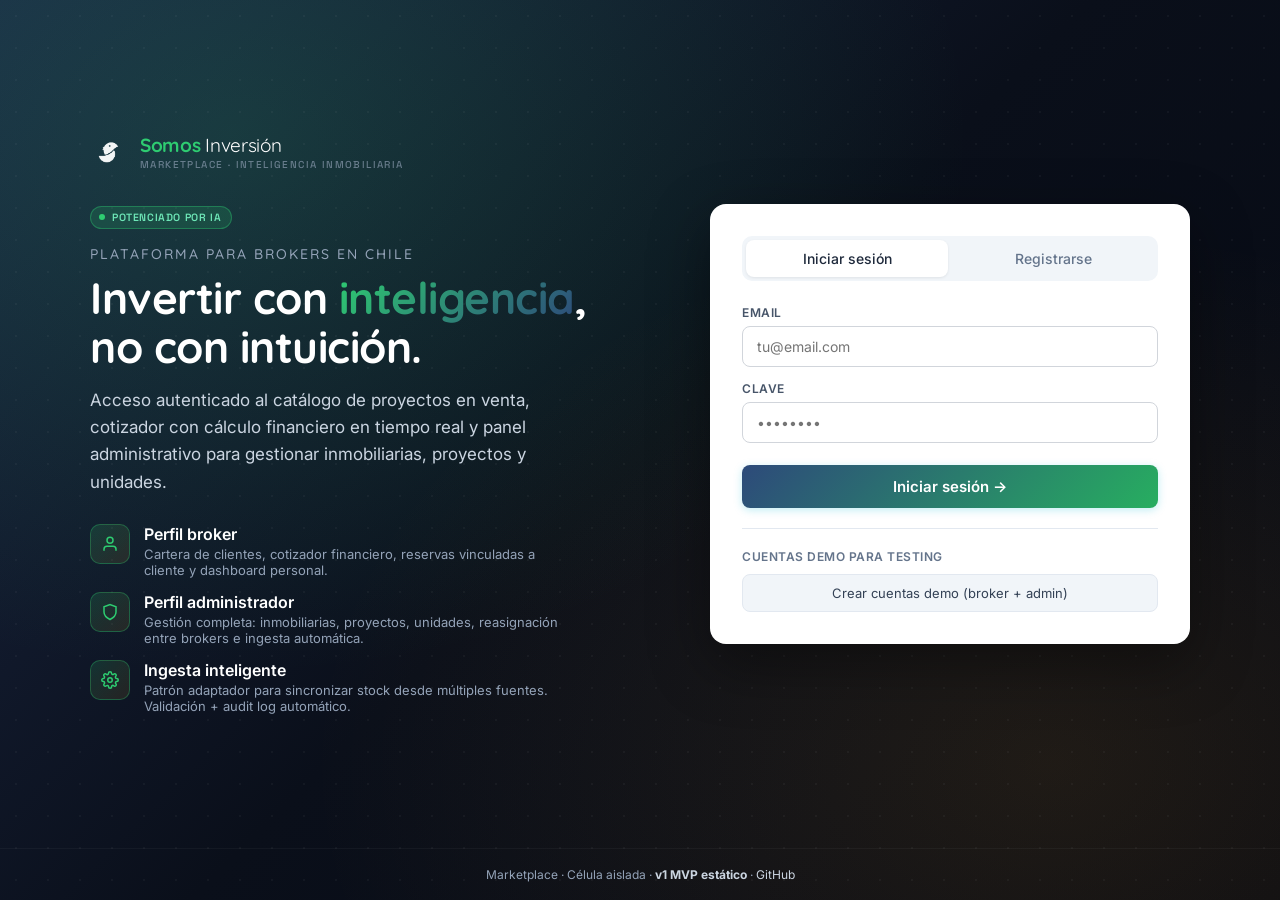
<file: heads/marketplace/code/index.html>
<!DOCTYPE html>
<html lang="es">
<head>
<meta charset="UTF-8">
<meta name="viewport" content="width=device-width, initial-scale=1.0">
<title>Somos Inversión · Marketplace — Acceso</title>
<link rel="stylesheet" href="assets/brand.css">
<style>
  * { margin: 0; padding: 0; box-sizing: border-box; }
  html, body { height: 100%; }
  body {
    font-family: var(--font-sans);
    color: var(--color-text);
    background:
      radial-gradient(at 18% 15%, rgba(46, 204, 113, 0.16) 0px, transparent 50%),
      radial-gradient(at 82% 85%, rgba(245, 166, 35, 0.10) 0px, transparent 50%),
      linear-gradient(135deg, var(--brand-primary) 0%, var(--brand-primary-strong) 50%, #060912 100%);
    background-attachment: fixed;
    min-height: 100vh;
    display: flex;
    flex-direction: column;
    -webkit-font-smoothing: antialiased;
    position: relative;
  }
  body::before {
    /* Dot grid pattern overlay */
    content: '';
    position: fixed;
    inset: 0;
    background-image: radial-gradient(circle, rgba(255,255,255,0.04) 1px, transparent 1px);
    background-size: 32px 32px;
    pointer-events: none;
    z-index: 0;
  }
  .wrap { position: relative; z-index: 1; }
  a { color: inherit; text-decoration: none; }
  button { font-family: inherit; cursor: pointer; }
  input, select { font-family: inherit; font-size: inherit; }

  .wrap {
    flex: 1;
    display: flex;
    align-items: center;
    justify-content: center;
    padding: 32px 20px;
  }
  .hero {
    width: 100%;
    max-width: 1100px;
    display: grid;
    grid-template-columns: 1fr 480px;
    gap: 48px;
    align-items: center;
  }
  @media (max-width: 900px) {
    .hero { grid-template-columns: 1fr; gap: 32px; }
  }

  .pitch h1 {
    font-size: 44px; font-weight: 800; color: #fff; line-height: 1.1;
    letter-spacing: -0.5px; margin-bottom: 16px;
  }
  .pitch h1 small {
    display: block; font-size: 14px; font-weight: 500; color: #94a3b8;
    margin-bottom: 12px; text-transform: uppercase; letter-spacing: 2px;
  }
  .pitch p.lead {
    color: #cbd5e1; font-size: 17px; line-height: 1.6; margin-bottom: 28px; max-width: 480px;
  }
  .features { display: flex; flex-direction: column; gap: 14px; max-width: 480px; }
  .feature { display: flex; align-items: flex-start; gap: 14px; color: #e2e8f0; }
  .feature .icn {
    flex-shrink: 0; width: 40px; height: 40px; border-radius: 10px;
    background: linear-gradient(135deg, rgba(46, 204, 113, 0.16), rgba(245, 166, 35, 0.10));
    border: 1px solid rgba(46, 204, 113, 0.32);
    color: #2ECC71;
    display: flex; align-items: center; justify-content: center;
  }
  .feature .txt strong { color: #fff; font-weight: 600; }
  .feature .txt small { color: #94a3b8; display: block; margin-top: 2px; font-size: 13px; }

  .auth-card {
    background: #fff;
    border-radius: 16px;
    padding: 32px;
    box-shadow: 0 20px 60px rgba(0,0,0,0.4);
  }
  .auth-tabs {
    display: flex; gap: 4px;
    background: #f1f5f9; border-radius: 10px; padding: 4px;
    margin-bottom: 24px;
  }
  .auth-tabs button {
    flex: 1; padding: 10px 14px; border: none; background: transparent;
    border-radius: 8px; font-weight: 500; font-size: 14px;
    color: #64748b; transition: all 0.15s;
  }
  .auth-tabs button.active { background: #fff; color: #1e293b; box-shadow: 0 1px 3px rgba(0,0,0,0.08); }

  .field { margin-bottom: 14px; }
  .field label {
    display: block; font-size: 12px; font-weight: 600; color: #475569;
    margin-bottom: 6px; text-transform: uppercase; letter-spacing: 0.5px;
  }
  .field input, .field select {
    width: 100%; padding: 11px 14px;
    border: 1px solid #d1d5db; border-radius: 8px;
    font-size: 14px; background: #fff; transition: border-color 0.15s;
  }
  .field input:focus, .field select:focus {
    outline: none; border-color: #2563eb;
    box-shadow: 0 0 0 3px rgba(37, 99, 235, 0.1);
  }
  .field-help { font-size: 12px; color: #6b7280; margin-top: 4px; }

  .role-grid { display: grid; grid-template-columns: 1fr 1fr; gap: 8px; }
  .role-grid label {
    display: block; padding: 12px;
    border: 2px solid #e2e8f0; border-radius: 8px;
    text-align: center; cursor: pointer; transition: all 0.15s;
    text-transform: none; letter-spacing: 0; font-weight: 500;
  }
  .role-grid input[type=radio] { display: none; }
  .role-grid input[type=radio]:checked + .role-content {
    color: #2563eb;
  }
  .role-grid label:has(input:checked) {
    border-color: #2563eb; background: #eff6ff;
  }
  .role-grid .role-content { font-size: 14px; }
  .role-grid .role-content strong { display: block; margin-bottom: 2px; }
  .role-grid .role-content small { font-size: 11px; color: #9ca3af; }

  .btn-primary {
    width: 100%; background: #2563eb; color: #fff;
    border: none; padding: 12px 16px; border-radius: 8px;
    font-size: 15px; font-weight: 600; cursor: pointer;
    transition: background 0.15s; margin-top: 8px;
  }
  .btn-primary:hover { background: #1d4ed8; }
  .btn-primary:disabled { background: #94a3b8; cursor: not-allowed; }

  .auth-msg {
    padding: 10px 12px; border-radius: 6px;
    font-size: 13px; margin-top: 12px;
  }
  .auth-msg.error { background: #fef2f2; color: #991b1b; border: 1px solid #fecaca; }
  .auth-msg.success { background: #f0fdf4; color: #14532d; border: 1px solid #bbf7d0; }

  .demo-section {
    margin-top: 20px; padding-top: 20px;
    border-top: 1px solid #e2e8f0;
  }
  .demo-section h4 {
    font-size: 12px; font-weight: 600; color: #64748b;
    text-transform: uppercase; letter-spacing: 0.5px; margin-bottom: 10px;
  }
  .demo-btn {
    width: 100%; background: #f1f5f9; color: #334155;
    border: 1px solid #e2e8f0; padding: 10px;
    border-radius: 8px; font-size: 13px; cursor: pointer;
    transition: all 0.15s;
  }
  .demo-btn:hover { background: #e2e8f0; }
  .demo-credentials {
    background: #f8fafc; border: 1px solid #e2e8f0;
    padding: 10px 12px; border-radius: 8px;
    margin-top: 8px; font-size: 12px; color: #334155;
    display: flex; flex-direction: column; gap: 6px;
  }
  .demo-credentials code {
    font-family: ui-monospace, SFMono-Regular, Menlo, monospace;
    font-size: 12px; color: #1e293b;
  }
  .demo-credentials .row { display: flex; justify-content: space-between; align-items: center; gap: 8px; }
  .demo-credentials button {
    background: #fff; border: 1px solid #cbd5e1; border-radius: 4px;
    padding: 4px 8px; font-size: 11px; color: #475569; cursor: pointer;
  }

  footer.foot {
    padding: 18px 28px; color: #94a3b8; font-size: 12px;
    text-align: center; position: relative; z-index: 1;
    border-top: 1px solid rgba(255,255,255,0.04);
  }
  footer.foot strong { color: #cbd5e1; }
  footer.foot a:hover { color: var(--brand-accent-soft); }
</style>
</head>
<body>

<div class="wrap">
  <div class="hero">
    <div class="pitch">
      <div class="brand-logo" style="margin-bottom:32px;">
        <img src="assets/logo-icon.png" alt="Somos Inversión" class="brand-logo-img brand-logo-img-light">
        <div class="brand-logo-text">
          <span class="brand-logo-name" style="font-size:19px;">
            <span class="brand-logo-name-somos">Somos</span>
            <span class="brand-logo-name-inv" style="color:#fff;">Inversión</span>
          </span>
          <span class="brand-logo-tagline" style="color:#94a3b8;">Marketplace · Inteligencia inmobiliaria</span>
        </div>
      </div>
      <div style="margin-bottom:18px;">
        <span class="tech-ai-badge tech-ai-badge-dark">Potenciado por IA</span>
      </div>
      <h1>
        <small>Plataforma para brokers en Chile</small>
        Invertir con <span class="tech-text-gradient">inteligencia</span>,<br>no con intuición.
      </h1>
      <p class="lead">
        Acceso autenticado al catálogo de proyectos en venta, cotizador con cálculo financiero
        en tiempo real y panel administrativo para gestionar inmobiliarias, proyectos y unidades.
      </p>

      <div class="features">
        <div class="feature">
          <div class="icn">
            <svg width="18" height="18" viewBox="0 0 24 24" fill="none" stroke="currentColor" stroke-width="2"><path d="M20 21v-2a4 4 0 0 0-4-4H8a4 4 0 0 0-4 4v2"/><circle cx="12" cy="7" r="4"/></svg>
          </div>
          <div class="txt"><strong>Perfil broker</strong>
            <small>Cartera de clientes, cotizador financiero, reservas vinculadas a cliente y dashboard personal.</small>
          </div>
        </div>
        <div class="feature">
          <div class="icn">
            <svg width="18" height="18" viewBox="0 0 24 24" fill="none" stroke="currentColor" stroke-width="2"><path d="M12 22s8-4 8-10V5l-8-3-8 3v7c0 6 8 10 8 10z"/></svg>
          </div>
          <div class="txt"><strong>Perfil administrador</strong>
            <small>Gestión completa: inmobiliarias, proyectos, unidades, reasignación entre brokers e ingesta automática.</small>
          </div>
        </div>
        <div class="feature">
          <div class="icn">
            <svg width="18" height="18" viewBox="0 0 24 24" fill="none" stroke="currentColor" stroke-width="2"><circle cx="12" cy="12" r="3"/><path d="M19.4 15a1.65 1.65 0 0 0 .33 1.82l.06.06a2 2 0 0 1 0 2.83 2 2 0 0 1-2.83 0l-.06-.06a1.65 1.65 0 0 0-1.82-.33 1.65 1.65 0 0 0-1 1.51V21a2 2 0 0 1-2 2 2 2 0 0 1-2-2v-.09A1.65 1.65 0 0 0 9 19.4a1.65 1.65 0 0 0-1.82.33l-.06.06a2 2 0 0 1-2.83 0 2 2 0 0 1 0-2.83l.06-.06a1.65 1.65 0 0 0 .33-1.82 1.65 1.65 0 0 0-1.51-1H3a2 2 0 0 1-2-2 2 2 0 0 1 2-2h.09A1.65 1.65 0 0 0 4.6 9a1.65 1.65 0 0 0-.33-1.82l-.06-.06a2 2 0 0 1 0-2.83 2 2 0 0 1 2.83 0l.06.06a1.65 1.65 0 0 0 1.82.33H9a1.65 1.65 0 0 0 1-1.51V3a2 2 0 0 1 2-2 2 2 0 0 1 2 2v.09a1.65 1.65 0 0 0 1 1.51 1.65 1.65 0 0 0 1.82-.33l.06-.06a2 2 0 0 1 2.83 0 2 2 0 0 1 0 2.83l-.06.06a1.65 1.65 0 0 0-.33 1.82V9a1.65 1.65 0 0 0 1.51 1H21a2 2 0 0 1 2 2 2 2 0 0 1-2 2h-.09a1.65 1.65 0 0 0-1.51 1z"/></svg>
          </div>
          <div class="txt"><strong>Ingesta inteligente</strong>
            <small>Patrón adaptador para sincronizar stock desde múltiples fuentes. Validación + audit log automático.</small>
          </div>
        </div>
      </div>
    </div>

    <div class="auth-card">
      <div class="auth-tabs">
        <button data-tab="login" class="active">Iniciar sesión</button>
        <button data-tab="register">Registrarse</button>
      </div>

      <div id="tab-content"></div>

      <div class="demo-section">
        <h4>Cuentas demo para testing</h4>
        <div id="demo-area"></div>
      </div>
    </div>
  </div>
</div>

<footer class="foot">
  Marketplace · Célula aislada · <strong>v1 MVP estático</strong> ·
  <a href="https://github.com/brankopapic-somos/marketplace-somosinversion" target="_blank" rel="noopener" style="color:#cbd5e1;">GitHub</a>
</footer>

<script src="data/seeds.js"></script>
<script src="data/repo.js"></script>
<script>
// =============================================================================
// AUTH UI
// =============================================================================
const tabContent = document.getElementById('tab-content');
const demoArea = document.getElementById('demo-area');
let activeTab = 'login';

// Si ya hay sesión, redirigir al catálogo
if (window.Marketplace.isAuthenticated()) {
  const u = window.Marketplace.currentUser();
  redirectByRole(u.role);
}

function redirectByRole(role) {
  // Ambos roles van al catálogo. El admin tiene link extra al panel.
  window.location.href = 'catalogo.html';
}

document.querySelectorAll('.auth-tabs button').forEach(b => {
  b.addEventListener('click', () => {
    document.querySelectorAll('.auth-tabs button').forEach(x => x.classList.remove('active'));
    b.classList.add('active');
    activeTab = b.dataset.tab;
    render();
  });
});

function render() {
  if (activeTab === 'login') renderLogin();
  else renderRegister();
  renderDemo();
}

function renderLogin() {
  tabContent.innerHTML = `
    <form id="form-login">
      <div class="field">
        <label>Email</label>
        <input type="email" name="email" required autocomplete="email" placeholder="tu@email.com">
      </div>
      <div class="field">
        <label>Clave</label>
        <input type="password" name="password" required autocomplete="current-password" minlength="6" placeholder="••••••••">
      </div>
      <button type="submit" class="btn-primary">Iniciar sesión →</button>
      <div id="login-msg"></div>
    </form>
  `;
  document.getElementById('form-login').addEventListener('submit', e => {
    e.preventDefault();
    const data = Object.fromEntries(new FormData(e.target).entries());
    try {
      const u = window.Marketplace.login(data.email, data.password);
      showMsg('login-msg', `Bienvenido, ${u.nombre}. Redirigiendo…`, 'success');
      setTimeout(() => redirectByRole(u.role), 600);
    } catch (err) {
      showMsg('login-msg', err.message, 'error');
    }
  });
}

function renderRegister() {
  tabContent.innerHTML = `
    <form id="form-register">
      <div class="field">
        <label>Nombre completo</label>
        <input type="text" name="nombre" required minlength="2" placeholder="Juan Pérez">
      </div>
      <div class="field">
        <label>Email</label>
        <input type="email" name="email" required autocomplete="email" placeholder="tu@email.com">
      </div>
      <div class="field">
        <label>Teléfono (opcional)</label>
        <input type="tel" name="telefono" placeholder="+56 9 1234 5678">
      </div>
      <div class="field">
        <label>Clave</label>
        <input type="password" name="password" required autocomplete="new-password" minlength="6" placeholder="Mínimo 6 caracteres">
        <div class="field-help">Mínimo 6 caracteres. Hash débil en MVP — no uses tu clave real.</div>
      </div>
      <div class="field">
        <label>Tipo de perfil</label>
        <div class="role-grid">
          <label>
            <input type="radio" name="role" value="broker" checked>
            <div class="role-content">
              <strong>Broker</strong>
              <small>Catálogo + cotizador</small>
            </div>
          </label>
          <label>
            <input type="radio" name="role" value="admin">
            <div class="role-content">
              <strong>Administrador</strong>
              <small>Todo + panel admin</small>
            </div>
          </label>
        </div>
      </div>
      <button type="submit" class="btn-primary">Crear cuenta →</button>
      <div id="reg-msg"></div>
    </form>
  `;
  document.getElementById('form-register').addEventListener('submit', e => {
    e.preventDefault();
    const data = Object.fromEntries(new FormData(e.target).entries());
    try {
      const u = window.Marketplace.register(data);
      showMsg('reg-msg', `Cuenta creada como ${u.role}. Iniciando sesión…`, 'success');
      setTimeout(() => redirectByRole(u.role), 800);
    } catch (err) {
      showMsg('reg-msg', err.message, 'error');
    }
  });
}

function renderDemo() {
  const users = window.Marketplace.listUsuarios();
  const hasBrokerDemo = users.some(u => u.email === 'broker@demo.local');
  const hasAdminDemo = users.some(u => u.email === 'admin@demo.local');
  const both = hasBrokerDemo && hasAdminDemo;

  if (!both) {
    demoArea.innerHTML = `
      <button class="demo-btn" id="btn-seed-demo">
        Crear cuentas demo (broker + admin)
      </button>
    `;
    document.getElementById('btn-seed-demo').addEventListener('click', seedDemoUsers);
  } else {
    demoArea.innerHTML = `
      <div class="demo-credentials">
        <div class="row">
          <div><strong>Broker</strong> · <code>broker@demo.local</code> / <code>broker123</code></div>
          <button data-fill="broker@demo.local|broker123">Usar</button>
        </div>
        <div class="row">
          <div><strong>Admin</strong> · <code>admin@demo.local</code> / <code>admin123</code></div>
          <button data-fill="admin@demo.local|admin123">Usar</button>
        </div>
      </div>
    `;
    document.querySelectorAll('[data-fill]').forEach(b => {
      b.addEventListener('click', () => {
        const [email, pw] = b.dataset.fill.split('|');
        if (activeTab !== 'login') {
          document.querySelector('.auth-tabs button[data-tab="login"]').click();
        }
        setTimeout(() => {
          document.querySelector('#form-login input[name=email]').value = email;
          document.querySelector('#form-login input[name=password]').value = pw;
        }, 50);
      });
    });
  }
}

function seedDemoUsers() {
  try {
    const users = window.Marketplace.listUsuarios();
    if (!users.some(u => u.email === 'broker@demo.local')) {
      window.Marketplace.register({
        email: 'broker@demo.local', password: 'broker123', role: 'broker',
        nombre: 'Broker Demo', telefono: '+56912345678'
      });
      // register hace auto-login → cerramos para no dejar sesión activa
      window.Marketplace.logout();
    }
    if (!users.some(u => u.email === 'admin@demo.local')) {
      window.Marketplace.register({
        email: 'admin@demo.local', password: 'admin123', role: 'admin',
        nombre: 'Admin Demo', telefono: '+56987654321'
      });
      window.Marketplace.logout();
    }
    renderDemo();
  } catch (err) {
    alert('Error: ' + err.message);
  }
}

function showMsg(id, msg, type) {
  const el = document.getElementById(id);
  el.innerHTML = `<div class="auth-msg ${type}">${msg}</div>`;
}

render();
</script>

</body>
</html>
</file>
<file: heads/marketplace/code/assets/brand.css>
/* =============================================================================
   SOMOS INVERSIÓN — Marketplace MVP · Design System v2 (REAL BRAND)
   =============================================================================
   Paleta oficial extraída de somosinversion.cl bajo EXC-002.
   Fonts oficiales: Quicksand (display) · Space Grotesk (tech) · Inter (body)
   ============================================================================= */

@import url('https://fonts.googleapis.com/css2?family=Inter:wght@400;500;600;700&family=Quicksand:wght@400;500;600;700&family=Space+Grotesk:wght@400;500;600;700&display=swap');

:root {
  /* ---- BRAND PALETTE OFICIAL Somos Inversión ---- */
  --brand-primary:        #1A2744;  /* Navy profundo (topbar, dark surfaces) */
  --brand-primary-strong: #0a0f1a;  /* Casi negro (deep dark) */
  --brand-primary-light:  #2D4A7A;  /* Navy medio (gradients, hovers) */
  --brand-accent:         #2ECC71;  /* Emerald — color del "Somos" */
  --brand-accent-strong:  #27AE60;  /* Emerald hover */
  --brand-accent-soft:    #d1fae5;  /* Emerald muy suave (bg badges) */
  --brand-accent-glow:    rgba(46, 204, 113, 0.28);
  --brand-secondary:      #F5A623;  /* Gold/naranja (CTAs hover, highlights) */
  --brand-secondary-soft: #fef3c6;

  /* ---- SURFACES ---- */
  --color-bg:                #f5f7fb;
  --color-bg-elevated:       #ffffff;
  --color-surface:           #ffffff;
  --color-surface-subtle:    #fafbfd;
  --color-surface-strong:    #f1f5f9;

  /* ---- TEXT ---- */
  --color-text:           #0a0e1a;
  --color-text-secondary: #334155;
  --color-text-muted:     #64748b;
  --color-text-disabled:  #94a3b8;
  --color-text-inverse:   #ffffff;

  /* ---- BORDERS ---- */
  --color-border:        #e4e8ef;
  --color-border-strong: #cbd5e1;

  /* ---- STATE COLORS ---- */
  --color-success:      #10b981;
  --color-success-soft: #d1fae5;
  --color-success-text: #065f46;
  --color-warning:      #f59e0b;
  --color-warning-soft: #fef3c7;
  --color-warning-text: #92400e;
  --color-danger:       #dc2626;
  --color-danger-soft:  #fee2e2;
  --color-danger-text:  #991b1b;
  --color-info:         #3b82f6;
  --color-info-soft:    #dbeafe;
  --color-info-text:    #1e40af;

  /* ---- SHADOWS ---- */
  --shadow-xs:   0 1px 2px rgba(10, 14, 26, 0.05);
  --shadow-sm:   0 2px 4px rgba(10, 14, 26, 0.06), 0 1px 2px rgba(10, 14, 26, 0.04);
  --shadow-md:   0 6px 16px rgba(10, 14, 26, 0.08), 0 2px 4px rgba(10, 14, 26, 0.04);
  --shadow-lg:   0 16px 32px rgba(10, 14, 26, 0.10), 0 4px 8px rgba(10, 14, 26, 0.06);
  --shadow-xl:   0 24px 48px rgba(10, 14, 26, 0.14), 0 8px 16px rgba(10, 14, 26, 0.08);
  --shadow-glow: 0 0 0 1px var(--brand-accent), 0 0 24px var(--brand-accent-glow);
  --shadow-glow-soft: 0 0 24px var(--brand-accent-glow);

  /* ---- RADII ---- */
  --radius-xs:   4px;
  --radius-sm:   6px;
  --radius-md:   10px;
  --radius-lg:   14px;
  --radius-xl:   20px;
  --radius-full: 9999px;

  /* ---- TYPOGRAPHY (fonts oficiales Somos Inversión) ---- */
  --font-sans:    "Inter", -apple-system, BlinkMacSystemFont, "Segoe UI", Roboto, sans-serif;
  --font-display: "Quicksand", "Inter", -apple-system, BlinkMacSystemFont, sans-serif;
  --font-tech:    "Space Grotesk", "Inter", ui-sans-serif, system-ui, sans-serif;
  --font-mono:    "JetBrains Mono", "Space Grotesk", ui-monospace, SFMono-Regular, Menlo, monospace;

  /* ---- MOTION ---- */
  --duration-fast:   120ms;
  --duration-normal: 200ms;
  --duration-slow:   300ms;
  --ease: cubic-bezier(0.4, 0, 0.2, 1);
  --ease-out: cubic-bezier(0.2, 0.8, 0.4, 1);
}

/* =============================================================================
   LOGO COMPONENT — Identidad oficial Somos Inversión
   Markup esperado:
   <a href="..." class="brand-logo">
     <img src="assets/logo-icon.png" class="brand-logo-img" alt="Somos Inversión">
     <span class="brand-logo-text">
       <span class="brand-logo-name">
         <span class="brand-logo-name-somos">Somos</span> <span class="brand-logo-name-inv">Inversión</span>
       </span>
       <span class="brand-logo-tagline">Marketplace · Inteligencia inmobiliaria</span>
     </span>
   </a>
   ============================================================================= */
.brand-logo {
  display: inline-flex;
  align-items: center;
  gap: 12px;
  color: inherit;
  text-decoration: none;
  user-select: none;
  font-family: var(--font-display);
}
.brand-logo-img {
  height: 38px;
  width: 38px;
  display: block;
  flex-shrink: 0;
  object-fit: contain;
}
.brand-logo-img-light {
  /* Para usar sobre fondos oscuros, invierte el PNG */
  filter: brightness(0) invert(1);
  opacity: 0.95;
}
.brand-logo-text {
  display: flex;
  flex-direction: column;
  line-height: 1;
  text-align: left;
}
.brand-logo-name {
  font-family: var(--font-display);
  font-size: 17px;
  font-weight: 700;
  letter-spacing: -0.3px;
}
.brand-logo-name-somos {
  color: var(--brand-accent);
  font-weight: 700;
}
.brand-logo-name-inv {
  font-weight: 400;
}
.brand-logo-tagline {
  font-family: var(--font-tech);
  font-size: 10px;
  opacity: 0.65;
  margin-top: 5px;
  text-transform: uppercase;
  letter-spacing: 1.4px;
  font-weight: 500;
}

/* Variante de marca solo con marca compacta (sin tagline) — para topbars compactos */
.brand-logo.compact .brand-logo-tagline { display: none; }
.brand-logo.compact .brand-logo-img { height: 32px; width: 32px; }
.brand-logo.compact .brand-logo-name { font-size: 16px; }

/* =============================================================================
   TECH / AI SUBTLE DESIGN ELEMENTS
   ============================================================================= */

/* Dot grid background — sirve para hero, empty states, secciones técnicas */
.tech-bg-dots {
  background-image: radial-gradient(circle, rgba(15, 30, 60, 0.10) 1px, transparent 1.5px);
  background-size: 22px 22px;
  background-position: 0 0;
}
.tech-bg-dots-dark {
  background-image: radial-gradient(circle, rgba(255, 255, 255, 0.06) 1px, transparent 1.5px);
  background-size: 22px 22px;
}

/* Mesh gradient — fondo premium con halos suaves de color brand */
.tech-bg-mesh {
  background:
    radial-gradient(at 0% 0%,   var(--brand-accent-glow) 0px, transparent 50%),
    radial-gradient(at 100% 0%, rgba(139, 92, 246, 0.10) 0px, transparent 45%),
    radial-gradient(at 100% 100%, rgba(245, 158, 11, 0.07) 0px, transparent 50%),
    radial-gradient(at 0% 100%, rgba(6, 182, 212, 0.06) 0px, transparent 50%);
}
.tech-bg-mesh-dark {
  background:
    radial-gradient(at 15% 20%, rgba(6, 182, 212, 0.18) 0px, transparent 45%),
    radial-gradient(at 85% 80%, rgba(139, 92, 246, 0.12) 0px, transparent 50%),
    radial-gradient(at 50% 50%, rgba(30, 58, 138, 0.10) 0px, transparent 60%);
}

/* Línea sutil de circuito (background pattern) */
.tech-bg-circuit {
  background-image:
    linear-gradient(to right, rgba(15, 30, 60, 0.04) 1px, transparent 1px),
    linear-gradient(to bottom, rgba(15, 30, 60, 0.04) 1px, transparent 1px);
  background-size: 60px 60px;
}

/* Gradient text — para títulos clave */
.tech-text-gradient {
  background: linear-gradient(135deg, var(--brand-accent), var(--brand-primary-light));
  -webkit-background-clip: text;
  background-clip: text;
  color: transparent;
  -webkit-text-fill-color: transparent;
}
.tech-text-gradient-warm {
  background: linear-gradient(135deg, var(--brand-secondary), var(--brand-accent));
  -webkit-background-clip: text;
  background-clip: text;
  color: transparent;
  -webkit-text-fill-color: transparent;
}

/* Monospace para refs, IDs, números técnicos */
.tech-mono {
  font-family: var(--font-mono);
  font-feature-settings: "tnum" 1;
}

/* Tech-AI live badge (pequeño punto pulsante) */
.tech-ai-badge {
  display: inline-flex;
  align-items: center;
  gap: 7px;
  font-size: 10.5px;
  padding: 4px 10px 4px 8px;
  background: rgba(46, 204, 113, 0.10);
  color: var(--brand-accent-strong);
  border: 1px solid rgba(46, 204, 113, 0.30);
  border-radius: var(--radius-full);
  font-weight: 600;
  letter-spacing: 0.6px;
  text-transform: uppercase;
  font-family: var(--font-tech);
}
.tech-ai-badge::before {
  content: '';
  width: 6px;
  height: 6px;
  background: var(--brand-accent);
  border-radius: 50%;
  box-shadow: 0 0 0 0 var(--brand-accent-glow);
  animation: pulse-glow 2.2s infinite;
}
.tech-ai-badge-dark {
  background: rgba(46, 204, 113, 0.16);
  color: #6ee7b7;
  border-color: rgba(46, 204, 113, 0.38);
}

@keyframes pulse-glow {
  0% { opacity: 1; box-shadow: 0 0 0 0 var(--brand-accent-glow); }
  70% { opacity: 0.55; box-shadow: 0 0 0 6px transparent; }
  100% { opacity: 1; box-shadow: 0 0 0 0 transparent; }
}

/* Gradient border (cyan→navy) para cards destacadas */
.tech-border-glow {
  position: relative;
  isolation: isolate;
}
.tech-border-glow::before {
  content: '';
  position: absolute;
  inset: -1px;
  border-radius: inherit;
  padding: 1.5px;
  background: linear-gradient(135deg, var(--brand-accent), var(--brand-primary-light));
  -webkit-mask: linear-gradient(#fff 0 0) content-box, linear-gradient(#fff 0 0);
  -webkit-mask-composite: xor;
          mask-composite: exclude;
  pointer-events: none;
  z-index: -1;
}

/* Hover glow para cards interactivas */
.tech-hover-glow {
  transition: box-shadow var(--duration-normal) var(--ease),
              transform var(--duration-normal) var(--ease),
              border-color var(--duration-normal) var(--ease);
}
.tech-hover-glow:hover {
  box-shadow: var(--shadow-md), 0 0 0 1px var(--brand-accent), 0 0 32px var(--brand-accent-glow);
  border-color: transparent;
}

/* SVG decorativo de fondo: red neuronal abstracta — para empty states o landing */
.tech-bg-neural {
  position: relative;
}
.tech-bg-neural::before {
  content: '';
  position: absolute;
  inset: 0;
  background-image: url("data:image/svg+xml,%3Csvg xmlns='http://www.w3.org/2000/svg' viewBox='0 0 400 400'%3E%3Cg fill='none' stroke='%2306b6d4' stroke-width='0.5' opacity='0.18'%3E%3Cpath d='M50 100 L150 80 L250 150 L350 110 L380 200'/%3E%3Cpath d='M50 200 L120 250 L220 180 L320 240 L380 200'/%3E%3Cpath d='M50 300 L150 320 L250 280 L350 310 L380 200'/%3E%3Cpath d='M150 80 L120 250'/%3E%3Cpath d='M150 80 L150 320'/%3E%3Cpath d='M250 150 L220 180'/%3E%3Cpath d='M250 150 L250 280'/%3E%3Cpath d='M350 110 L320 240'/%3E%3Cpath d='M350 110 L350 310'/%3E%3C/g%3E%3Cg fill='%2306b6d4' opacity='0.4'%3E%3Ccircle cx='50' cy='100' r='2.5'/%3E%3Ccircle cx='150' cy='80' r='3'/%3E%3Ccircle cx='250' cy='150' r='3'/%3E%3Ccircle cx='350' cy='110' r='2.5'/%3E%3Ccircle cx='380' cy='200' r='3'/%3E%3Ccircle cx='50' cy='200' r='2'/%3E%3Ccircle cx='120' cy='250' r='3'/%3E%3Ccircle cx='220' cy='180' r='3'/%3E%3Ccircle cx='320' cy='240' r='2.5'/%3E%3Ccircle cx='50' cy='300' r='2'/%3E%3Ccircle cx='150' cy='320' r='3'/%3E%3Ccircle cx='250' cy='280' r='3'/%3E%3Ccircle cx='350' cy='310' r='2.5'/%3E%3C/g%3E%3C/svg%3E");
  background-size: cover;
  background-position: center;
  opacity: 0.7;
  pointer-events: none;
}

/* =============================================================================
   COLOR OVERRIDES — Aplican brand sobre los estilos existentes sin tocar HTML
   ============================================================================= */

/* Topbars oscuros (catalogo + admin) — pasan a navy de marca */
header.topbar {
  background:
    linear-gradient(180deg, var(--brand-primary) 0%, var(--brand-primary-strong) 100%) !important;
  border-bottom: 1px solid rgba(6, 182, 212, 0.20);
  box-shadow: 0 2px 12px rgba(10, 14, 26, 0.15) !important;
}

/* Botones primarios — gradient navy→cyan */
.btn-primary {
  background: linear-gradient(135deg, var(--brand-primary-light) 0%, var(--brand-accent-strong) 100%) !important;
  border: none;
  color: white !important;
  transition: all var(--duration-normal) var(--ease);
  box-shadow: 0 2px 8px rgba(6, 182, 212, 0.25);
}
.btn-primary:hover:not(:disabled) {
  background: linear-gradient(135deg, var(--brand-primary) 0%, var(--brand-accent-strong) 100%) !important;
  box-shadow: 0 4px 16px rgba(6, 182, 212, 0.35);
  transform: translateY(-1px);
}
.btn-primary:disabled {
  background: var(--color-text-disabled) !important;
  box-shadow: none;
  opacity: 0.6;
}

/* Cards del catálogo — hover glow sutil */
.card {
  transition: transform var(--duration-normal) var(--ease),
              box-shadow var(--duration-normal) var(--ease),
              border-color var(--duration-normal) var(--ease);
}
.card:hover {
  transform: translateY(-2px);
  box-shadow: var(--shadow-lg), 0 0 0 1px rgba(6, 182, 212, 0.25);
  border-color: transparent;
}

/* Stats boxes con monospace para números */
.stat-box .val {
  font-family: var(--font-mono);
  font-feature-settings: "tnum" 1;
  letter-spacing: -1px;
}

/* Links activos del topbar más vistosos */
header.topbar nav a {
  position: relative;
  padding-bottom: 2px;
  transition: opacity var(--duration-fast) var(--ease);
}
header.topbar nav a:hover {
  opacity: 1 !important;
}
header.topbar nav a:hover::after {
  content: '';
  position: absolute;
  left: 0; right: 0; bottom: -2px;
  height: 2px;
  background: var(--brand-accent);
  border-radius: 1px;
}

/* Refs Q-NNNN y R-NNNN con tipografía mono */
code {
  font-family: var(--font-mono) !important;
  font-size: 0.92em;
  background: var(--color-surface-strong);
  padding: 1px 6px;
  border-radius: var(--radius-xs);
  color: var(--brand-primary-light);
  font-weight: 600;
}

/* Inputs con focus en brand */
input:focus, select:focus, textarea:focus {
  outline: none !important;
  border-color: var(--brand-accent) !important;
  box-shadow: 0 0 0 3px var(--brand-accent-glow) !important;
}

/* Body — fuente oficial + background sutil con tinte brand */
body {
  font-family: var(--font-sans) !important;
  background-color: var(--color-bg);
  background-image:
    radial-gradient(at 100% 0%, rgba(46, 204, 113, 0.04) 0px, transparent 50%),
    radial-gradient(at 0% 100%, rgba(26, 39, 68, 0.03) 0px, transparent 50%);
  background-attachment: fixed;
}

/* Titulares principales con Quicksand display font */
h1, .page-title { font-family: var(--font-display); }
/* Headers de sección + códigos técnicos con Space Grotesk */
h2, h3, .tech-text { font-family: var(--font-tech); }

/* Footer (catalogo) más sutil con brand */
footer.bottombar {
  background: var(--color-surface-subtle) !important;
  border-top: 1px solid var(--color-border);
  color: var(--color-text-muted);
}
</file>
